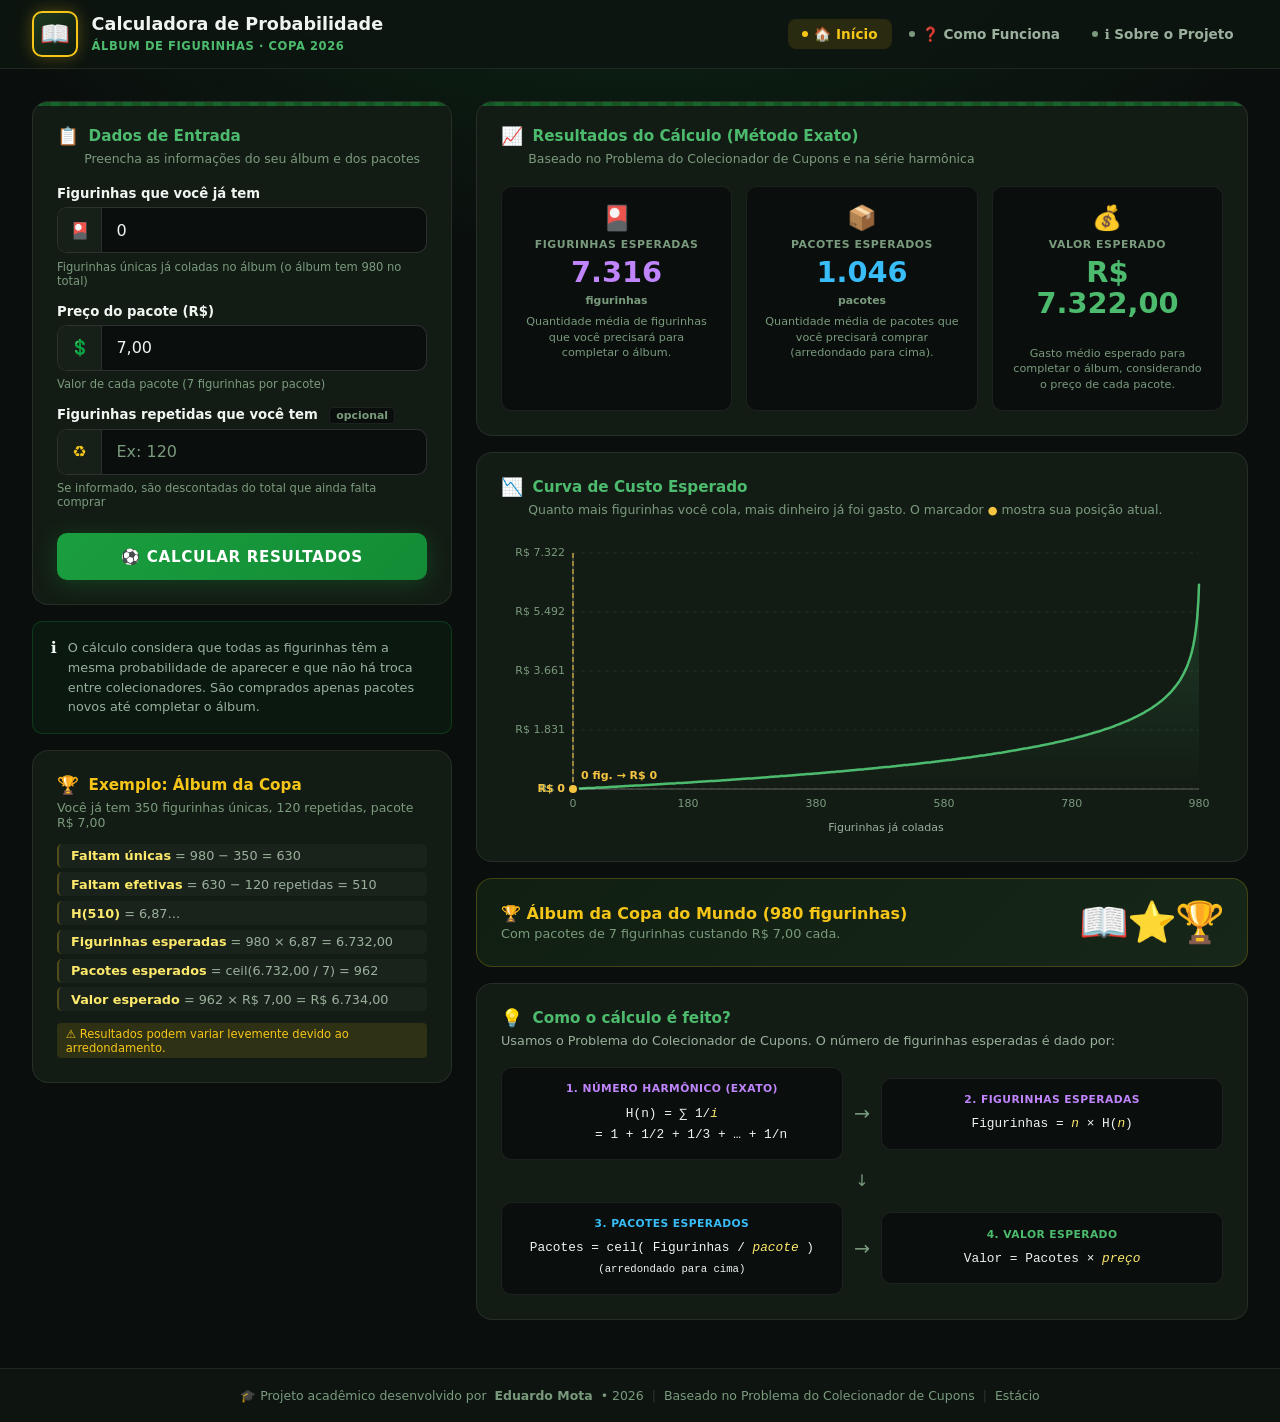
<file: web/index.html>
<!DOCTYPE html>
<html lang="pt-BR">
<head>
    <meta charset="UTF-8">
    <meta name="viewport" content="width=device-width, initial-scale=1.0">

    <!--
        Content Security Policy (Sprint 11)
        - default-src 'self'         → bloqueia tudo externo por padrão
        - script-src 'self'          → só scripts do próprio domínio
        - style-src 'self'           → só CSS do próprio domínio (sem fontes externas — system-ui stack)
        - img-src 'self' data:       → imagens locais + data URIs (SVG inline)
        - connect-src 'self'         → fetch/XHR só para o próprio domínio
        - manifest-src 'self'        → manifest.json do próprio domínio
        - wasm-unsafe-eval           → necessário para o módulo WASM gerado pelo Emscripten
          (menos permissivo que unsafe-eval — autoriza apenas WebAssembly, não JS eval)
    -->
    <meta http-equiv="Content-Security-Policy"
          content="default-src 'self'; script-src 'self' 'wasm-unsafe-eval'; style-src 'self' 'unsafe-hashes' 'sha256-KyUjhyzlWNfRQQD/QHccZa8nVruvSQfdtqTLIXTI6yU=' 'sha256-d3KDjAJmJr6O7WPMRmvfilsYZg5AyFBmSePI16O693E=' 'sha256-YZBYj4qyE6D5XshJGL/cp/WiIR9QF01C87/rustAnWI='; font-src 'self'; img-src 'self' data:; connect-src 'self'; manifest-src 'self'">
    <title>Calculadora de Figurinhas — Eduardo Mota | Estácio 2026</title>
    <meta name="description"
          content="Calculadora de probabilidade para completar um álbum de figurinhas, baseada no Problema do Colecionador de Cupons.">

    <!-- ── Favicon moderno ── -->
    <link rel="icon" type="image/svg+xml"  href="logo_figurinhas.svg">
    <link rel="icon" type="image/png" sizes="96x96" href="logo_96h.png">
    <link rel="apple-touch-icon"           href="logo_192h.png">

    <!-- ── PWA ── -->
    <link rel="manifest" href="manifest.json">
    <meta name="theme-color" content="#1a9e3f">

    <!-- ── Open Graph (WhatsApp, LinkedIn, Facebook) ── -->
    <meta property="og:type"        content="website">
    <meta property="og:url"         content="https://EduardoMotaSousa.github.io/Calculo-de-Figurinhas/">
    <meta property="og:title"       content="Calculadora de Figurinhas — Copa 2026">
    <meta property="og:description" content="Descubra quantas figurinhas e pacotes você ainda precisa para completar seu álbum. Cálculo exato com matemática da série harmônica.">
    <meta property="og:image"       content="https://EduardoMotaSousa.github.io/Calculo-de-Figurinhas/banner.jpg">
    <meta property="og:image:width" content="1200">
    <meta property="og:image:height" content="630">
    <meta property="og:locale"      content="pt_BR">

    <!-- ── Twitter / X Card ── -->
    <meta name="twitter:card"        content="summary_large_image">
    <meta name="twitter:title"       content="Calculadora de Figurinhas — Copa 2026">
    <meta name="twitter:description" content="Descubra quantas figurinhas e pacotes você ainda precisa para completar seu álbum.">
    <meta name="twitter:image"       content="https://EduardoMotaSousa.github.io/Calculo-de-Figurinhas/banner.jpg">

    <!--
        Fonte: system-ui stack (sem dependência externa).
        Inter é usada se instalada localmente; fallback idêntico no macOS/iOS
        (system-ui = SF Pro), Windows 11 (Segoe UI Variable) e Android (Roboto).
        Elimina qualquer requisição externa de fonte e simplifica a CSP.
    -->
    <link rel="stylesheet" href="style.css">
</head>
<body>

<!-- ═══════════════════════════════════════
     HEADER
     ═══════════════════════════════════════ -->
<header class="header">
    <div class="header-inner">

        <a href="#" class="logo" aria-label="Calculadora de Figurinhas">
            <div class="logo-badge" aria-hidden="true">📖</div>
            <div class="logo-texto">
                <h1>Calculadora de Probabilidade</h1>
                <span>Álbum de Figurinhas · Copa 2026</span>
            </div>
        </a>

        <nav aria-label="Navegação principal">
            <ul class="navbar">
                <li>
                    <button id="nav-inicio" class="ativo"
                            aria-current="page">
                        <span class="nav-dot" aria-hidden="true"></span>
                        🏠 Início
                    </button>
                </li>
                <li>
                    <button id="nav-como-funciona">
                        <span class="nav-dot" aria-hidden="true"></span>
                        ❓ Como Funciona
                    </button>
                </li>
                <li>
                    <button id="nav-sobre">
                        <span class="nav-dot" aria-hidden="true"></span>
                        ℹ️ Sobre o Projeto
                    </button>
                </li>
            </ul>
        </nav>

    </div>
</header>

<!-- ═══════════════════════════════════════
     MAIN
     ═══════════════════════════════════════ -->
<main class="main">

    <!-- ══════════ SEÇÃO INÍCIO ══════════ -->
    <!--
        view-transition-name é único por seção.
        Nunca use display:none — as seções inativas ficam
        com opacity:0 + visibility:hidden via CSS (.secao sem .ativa),
        para que o browser possa capturar os snapshots da transição.
    -->
    <section id="inicio" class="secao ativa">

        <!-- Coluna esquerda: formulário -->
        <div class="col-esq">

            <!-- Card: Dados de entrada -->
            <div class="card card-grass">
                <div class="card-titulo">
                    <span class="icone" aria-hidden="true">📋</span>
                    <h2>Dados de Entrada</h2>
                </div>
                <p class="card-sub">Preencha as informações do seu álbum e dos pacotes</p>

                <div class="formulario">

                    <div class="campo">
                        <label for="inputJaTem">Figurinhas que você já tem</label>
                        <div class="input-wrap">
                            <span class="input-prefix" aria-hidden="true">🎴</span>
                            <input type="number" id="inputJaTem"
                                   placeholder="Ex: 350" min="0" max="979"
                                   aria-describedby="dicaJaTem">
                        </div>
                        <span class="dica" id="dicaJaTem">
                            Figurinhas únicas já coladas no álbum (o álbum tem 980 no total)
                        </span>
                    </div>

                    <div class="campo">
                        <label for="inputPreco">Preço do pacote (R$)</label>
                        <div class="input-wrap">
                            <span class="input-prefix" aria-hidden="true">💲</span>
                            <input type="text" id="inputPreco"
                                   placeholder="Ex: 7,00" inputmode="decimal"
                                   aria-describedby="dicaPreco">
                        </div>
                        <span class="dica" id="dicaPreco">Valor de cada pacote (7 figurinhas por pacote)</span>
                    </div>

                    <div class="campo">
                        <label for="inputRepetidas">
                            Figurinhas repetidas que você tem
                            <span class="label-opt">opcional</span>
                        </label>
                        <div class="input-wrap">
                            <span class="input-prefix" aria-hidden="true">♻️</span>
                            <input type="number" id="inputRepetidas"
                                   placeholder="Ex: 120" min="0"
                                   aria-describedby="dicaRepetidas">
                        </div>
                        <span class="dica" id="dicaRepetidas">
                            Se informado, são descontadas do total que ainda falta comprar
                        </span>
                    </div>

                    <button class="btn-calcular" id="btnCalcular" type="button">
                        ⚽ Calcular Resultados
                    </button>

                </div>
            </div><!-- /card dados entrada -->

            <!-- Box: Importante -->
            <div class="box-importante" role="note">
                <span aria-hidden="true">ℹ️</span>
                <p>
                    O cálculo considera que todas as figurinhas têm a mesma
                    probabilidade de aparecer e que não há troca entre colecionadores.
                    São comprados apenas pacotes novos até completar o álbum.
                </p>
            </div>

            <!-- Card: Exemplo de cálculo -->
            <div class="card">
                <div class="card-titulo">
                    <span class="icone" aria-hidden="true">🏆</span>
                    <h2 class="ouro">Exemplo: Álbum da Copa</h2>
                </div>
                <p class="exemplo-dados">
                    Você já tem 350 figurinhas únicas, 120 repetidas, pacote R$ 7,00
                </p>
                <ul class="exemplo-passos">
                    <li><strong>Faltam únicas</strong> = 980 &minus; 350 = 630</li>
                    <li><strong>Faltam efetivas</strong> = 630 &minus; 120 repetidas = 510</li>
                    <li><strong>H(510)</strong> = 6,87&hellip;</li>
                    <li><strong>Figurinhas esperadas</strong> = 980 &times; 6,87 = 6.732,00</li>
                    <li><strong>Pacotes esperados</strong> = ceil(6.732,00 / 7) = 962</li>
                    <li><strong>Valor esperado</strong> = 962 &times; R$ 7,00 = R$ 6.734,00</li>
                </ul>
                <span class="aviso-arr">
                    ⚠️ Resultados podem variar levemente devido ao arredondamento.
                </span>
            </div><!-- /card exemplo -->

        </div><!-- /col-esq -->

        <!-- Coluna direita: resultados -->
        <div class="col-dir">

            <!-- Card: Resultados -->
            <div class="card card-grass" id="secao-resultados">
                <div class="card-titulo">
                    <span class="icone" aria-hidden="true">📈</span>
                    <h2>Resultados do Cálculo (Método Exato)</h2>
                </div>
                <p class="card-sub">
                    Baseado no Problema do Colecionador de Cupons e na série harmônica
                </p>

                <div class="resultados-grid" aria-live="polite" aria-atomic="true">

                    <div class="card-resultado">
                        <span class="res-icone" aria-hidden="true">🎴</span>
                        <span class="res-label">Figurinhas esperadas</span>
                        <span class="res-valor figurinhas vazio" id="resFigurinhas" aria-label="Figurinhas esperadas">—</span>
                        <span class="res-unit">figurinhas</span>
                        <p class="res-desc">
                            Quantidade média de figurinhas que você precisará para completar o álbum.
                        </p>
                    </div>

                    <div class="card-resultado">
                        <span class="res-icone" aria-hidden="true">📦</span>
                        <span class="res-label">Pacotes esperados</span>
                        <span class="res-valor pacotes vazio" id="resPacotes" aria-label="Pacotes esperados">—</span>
                        <span class="res-unit">pacotes</span>
                        <p class="res-desc">
                            Quantidade média de pacotes que você precisará comprar (arredondado para cima).
                        </p>
                    </div>

                    <div class="card-resultado">
                        <span class="res-icone" aria-hidden="true">💰</span>
                        <span class="res-label">Valor esperado</span>
                        <span class="res-valor valor vazio" id="resValor" aria-label="Valor esperado">—</span>
                        <span class="res-unit">&nbsp;</span>
                        <p class="res-desc">
                            Gasto médio esperado para completar o álbum, considerando o preço de cada pacote.
                        </p>
                    </div>

                </div>
            </div><!-- /card resultados -->

            <!-- Card: Gráfico de custo acumulado (Sprint 6) -->
            <div class="card card-grafico">
                <div class="card-titulo">
                    <span class="icone" aria-hidden="true">📉</span>
                    <h2>Curva de Custo Esperado</h2>
                </div>
                <p class="card-sub">
                    Quanto mais figurinhas você cola, mais dinheiro já foi gasto.
                    O marcador <span class="legenda-marcador" aria-hidden="true">●</span> mostra sua posição atual.
                </p>
                <div id="graficoCurva" class="grafico-area" aria-label="Gráfico de custo esperado"
                     role="img">
                    <p class="grafico-placeholder">Calculando…</p>
                </div>
            </div><!-- /card gráfico -->

            <!-- Card: Copa do Mundo -->
            <div class="card-copa">
                <div>
                    <h3>🏆 Álbum da Copa do Mundo (980 figurinhas)</h3>
                    <p>Com pacotes de 7 figurinhas custando R$ 7,00 cada.</p>
                </div>
                <div class="copa-ilust" aria-hidden="true">📖⭐🏆</div>
            </div>

            <!-- Card: Como o cálculo é feito -->
            <div class="card-formula">
                <div class="card-titulo">
                    <span class="icone" aria-hidden="true">💡</span>
                    <h2>Como o cálculo é feito?</h2>
                </div>
                <p class="formula-intro">
                    Usamos o Problema do Colecionador de Cupons.
                    O número de figurinhas esperadas é dado por:
                </p>

                <div class="formula-grid">

                    <div class="formula-box harmonica">
                        <h3>1. Número Harmônico (exato)</h3>
                        <div class="formula-expr">
                            H(n) = &sum; 1/<span class="var">i</span><br>
                            &nbsp;&nbsp;&nbsp;&nbsp;&nbsp;= 1 + 1/2 + 1/3 + &hellip; + 1/n
                        </div>
                    </div>

                    <div class="formula-seta" aria-hidden="true">→</div>

                    <div class="formula-box figurinhas">
                        <h3>2. Figurinhas esperadas</h3>
                        <div class="formula-expr">
                            Figurinhas = <span class="var">n</span> &times; H(<span class="var">n</span>)
                        </div>
                    </div>

                    <div class="formula-seta baixo" aria-hidden="true">↓</div>

                    <div class="formula-box pacotes">
                        <h3>3. Pacotes esperados</h3>
                        <div class="formula-expr">
                            Pacotes = ceil( Figurinhas / <span class="var">pacote</span> )<br>
                            <small>(arredondado para cima)</small>
                        </div>
                    </div>

                    <div class="formula-seta" aria-hidden="true">→</div>

                    <div class="formula-box valor">
                        <h3>4. Valor esperado</h3>
                        <div class="formula-expr">
                            Valor = Pacotes &times; <span class="var">preço</span>
                        </div>
                    </div>

                </div>
            </div><!-- /card formula -->

        </div><!-- /col-dir -->

    </section><!-- /#inicio -->

    <!-- ══════════ SEÇÃO COMO FUNCIONA ══════════ -->
    <section id="como-funciona" class="secao">

        <div class="secao-header">
            <h2>❓ Como Funciona</h2>
            <p>Entenda o raciocínio matemático por trás da calculadora.</p>
        </div>

        <div class="passos-grid">
            <div class="passo">
                <div class="passo-num" aria-hidden="true">1</div>
                <h3>O Problema</h3>
                <p>
                    Cada pacote contém figurinhas aleatórias. Quanto mais perto você estiver de completar,
                    mais difícil fica encontrar as que faltam. Isso é o Problema do Colecionador de Cupons.
                </p>
            </div>
            <div class="passo">
                <div class="passo-num" aria-hidden="true">2</div>
                <h3>Número Harmônico</h3>
                <p>
                    O valor esperado de compras para obter a <em>k</em>-ésima figurinha nova é
                    n/(n&minus;k+1). Somando todos os termos, chegamos ao Número Harmônico H(n).
                </p>
            </div>
            <div class="passo">
                <div class="passo-num" aria-hidden="true">3</div>
                <h3>Método Exato</h3>
                <p>
                    Somamos 1 + 1/2 + 1/3 + &hellip; + 1/n para encontrar H(n) com precisão,
                    sem usar a aproximação ln(n) + 0,5772&hellip; O resultado é multiplicado por n.
                </p>
            </div>
            <div class="passo">
                <div class="passo-num" aria-hidden="true">4</div>
                <h3>Custo Final</h3>
                <p>
                    Com o total de figurinhas esperadas, calculamos os pacotes necessários
                    (arredondados para cima, pois não existe meio pacote) e multiplicamos pelo preço.
                </p>
            </div>
        </div>

    </section>

    <!-- ══════════ SEÇÃO SOBRE ══════════ -->
    <section id="sobre" class="secao">

        <div class="secao-header">
            <h2>ℹ️ Sobre o Projeto</h2>
            <p>Desafio de férias da disciplina de Probabilidade — Estácio, 2026.</p>
        </div>

        <div class="sobre-grid">

            <div class="sobre-card">
                <h3>🎯 Objetivo</h3>
                <p>
                    Criar uma aplicação web capaz de calcular a quantidade esperada de figurinhas
                    necessárias para completar um álbum, considerando distribuição uniforme,
                    sem troca entre colecionadores, comprando apenas pacotes novos.
                    O algoritmo é baseado no <strong>Problema do Colecionador de Cupons</strong>.
                </p>
            </div>

            <div class="sobre-card">
                <h3>⚙️ Tecnologias</h3>
                <div class="tech-lista">
                    <span class="tech-tag">C++17</span>
                    <span class="tech-tag">WebAssembly</span>
                    <span class="tech-tag">Emscripten</span>
                    <span class="tech-tag">HTML5</span>
                    <span class="tech-tag">CSS3</span>
                    <span class="tech-tag">JavaScript</span>
                    <span class="tech-tag">GitHub Pages</span>
                </div>
            </div>

            <div class="sobre-card">
                <h3>📐 Arquitetura</h3>
                <p>
                    O algoritmo foi implementado em <strong>C++17</strong> e compilado para
                    <strong>WebAssembly</strong> via Emscripten. A interface HTML/CSS/JS
                    se comunica com o módulo WASM através do Embind.
                </p>
            </div>

            <div class="sobre-card">
                <h3>👤 Autor</h3>
                <p>
                    <strong>Eduardo Mota</strong> — 1º semestre de ADS, Estácio.<br><br>
                    Projeto desenvolvido com boas práticas de engenharia de software:
                    classes pequenas, métodos curtos, uma responsabilidade por função,
                    código legível e documentado.
                </p>
            </div>

            <div class="sobre-card sobre-card-github">
                <h3>📂 Repositório</h3>
                <p>Acesse o código-fonte e outros projetos acadêmicos no GitHub.</p>
                <a class="btn-github"
                   href="https://github.com/EduardoMotaSousa/Calculo-de-Figurinhas"
                   target="_blank"
                   rel="noopener noreferrer">
                    <svg xmlns="http://www.w3.org/2000/svg" viewBox="0 0 24 24" aria-hidden="true">
                        <path d="M12 .297c-6.63 0-12 5.373-12 12 0 5.303
                                 3.438 9.8 8.205 11.385.6.113.82-.258.82-.577
                                 0-.285-.01-1.04-.015-2.04-3.338.724-4.042-1.61-4.042-1.61
                                 C4.422 18.07 3.633 17.7 3.633 17.7c-1.087-.744.084-.729.084-.729
                                 1.205.084 1.838 1.236 1.838 1.236 1.07 1.835 2.809 1.305 3.495.998
                                 .108-.776.417-1.305.76-1.605-2.665-.3-5.466-1.332-5.466-5.93
                                 0-1.31.465-2.38 1.235-3.22-.135-.303-.54-1.523.105-3.176
                                 0 0 1.005-.322 3.3 1.23.96-.267 1.98-.399 3-.405
                                 1.02.006 2.04.138 3 .405 2.28-1.552 3.285-1.23 3.285-1.23
                                 .645 1.653.24 2.873.12 3.176.765.84 1.23 1.91 1.23 3.22
                                 0 4.61-2.805 5.625-5.475 5.92.42.36.81 1.096.81 2.22
                                 0 1.606-.015 2.896-.015 3.286 0 .315.21.69.825.57
                                 C20.565 22.092 24 17.592 24 12.297c0-6.627-5.373-12-12-12"/>
                    </svg>
                    Ver no GitHub
                </a>
            </div>

        </div>

    </section><!-- /#sobre -->

</main>

<!-- ═══════════════════════════════════════
     FOOTER — sempre visível em todas as seções
     ═══════════════════════════════════════ -->
<footer class="footer">
    <p>
        🎓 Projeto acadêmico desenvolvido por <strong>Eduardo Mota</strong> &bull; 2026
        <span class="sep">|</span>
        Baseado no Problema do Colecionador de Cupons
        <span class="sep">|</span>
        Estácio
    </p>
</footer>

<!--
    O módulo WASM (Sprint 5) deve ser carregado antes do script.js.
    O Emscripten gera calculadora.js com a função global CriadorCalculadora().
-->
<script src="wasm/calculadora.js" defer></script>
<script src="script.js"           defer></script>

<!-- ── Service Worker (PWA offline) ── -->
<script src="registrar-sw.js"     defer></script>

</body>
</html>
</file>
<file: web/style.css>
/* ============================================================
   Calculadora de Figurinhas — style.css
   Eduardo Mota | Estácio 2026
   ============================================================ */

/* Fonte: system-ui stack — sem dependência externa. Inter aparece se instalada localmente. */

/* ── View Transition: pseudo-elementos do snapshot ── */
::view-transition-old(secao) {
    animation: vt-sair 0.3s cubic-bezier(0.4, 0, 1, 1) both;
}
::view-transition-new(secao) {
    animation: vt-entrar 0.35s cubic-bezier(0, 0, 0.2, 1) both;
}

@keyframes vt-sair {
    from { opacity: 1; transform: translateY(0)    scale(1);    filter: blur(0);    }
    to   { opacity: 0; transform: translateY(-20px) scale(0.97); filter: blur(3px); }
}
@keyframes vt-entrar {
    from { opacity: 0; transform: translateY(24px) scale(0.97); filter: blur(3px); }
    to   { opacity: 1; transform: translateY(0)    scale(1);    filter: blur(0);   }
}

/* ── Reset ── */
*, *::before, *::after {
    box-sizing: border-box;
    margin: 0;
    padding: 0;
}

/* ── Tokens de design ── */
:root {
    /* Cores base */
    --bg:          #0a0f0d;
    --bg-surface:  #0e1510;
    --bg-card:     #131c14;
    --bg-card2:    #162018;

    /* Verde */
    --verde:       #1a9e3f;
    --verde-h:     #15832f;
    --verde-light: #4dbb6e;
    --verde-glow:  rgba(26, 158, 63, 0.28);
    --verde-dim:   rgba(26, 158, 63, 0.12);

    /* Ouro */
    --ouro:        #f5c518;
    --ouro-light:  #fde96b;
    --ouro-dim:    rgba(245, 197, 24, 0.12);
    --ouro-glow:   rgba(245, 197, 24, 0.30);

    /* Acentos */
    --azul:        #38bdf8;
    --lilac:       #c084fc;

    /* Bordas */
    --border:      rgba(255, 255, 255, 0.08);
    --border-m:    rgba(255, 255, 255, 0.14);

    /* Texto */
    --txt1: #f0f5f1;
    --txt2: #9ab09d;
    --txt3: #7a9a7d; /* era #566358 — aumentado para ≥ 4.5:1 sobre fundos escuros (WCAG AA) */

    /* Misc */
    --r:    10px;
    --r-lg: 16px;
    --tr:   0.2s ease;

    /* Gráfico */
    --cor-curva:      #4dbb6e;
    --cor-grade:      rgba(255, 255, 255, 0.07);
    --cor-eixo:       rgba(255, 255, 255, 0.2);
    --cor-marcador:   #f5c542;
    --cor-fundo-card: #131c14;

    font-family: 'Inter', system-ui, -apple-system, 'Segoe UI Variable', 'Segoe UI', Roboto, sans-serif;
}

html {
    scroll-behavior: smooth;
    background: var(--bg);
    color: var(--txt1);
}

body {
    display: flex;
    flex-direction: column;
    background:
        radial-gradient(ellipse 80% 38% at 50% -8%, rgba(26,158,63,0.18) 0%, transparent 68%),
        var(--bg);
}

/* ════════════════════════════════════
   HEADER
   ════════════════════════════════════ */
.header {
    background: rgba(14, 21, 16, 0.92);
    border-bottom: 1px solid var(--border);
    backdrop-filter: blur(14px);
    -webkit-backdrop-filter: blur(14px);
    position: sticky;
    top: 0;
    z-index: 200;
}

.header-inner {
    max-width: 1280px;
    margin: 0 auto;
    padding: 0 2rem;
    display: flex;
    align-items: center;
    justify-content: space-between;
    height: 68px;
    gap: 1.5rem;
}

.logo {
    display: flex;
    align-items: center;
    gap: 0.85rem;
    text-decoration: none;
    flex-shrink: 0;
}

.logo-badge {
    width: 46px;
    height: 46px;
    border-radius: 10px;
    background: linear-gradient(135deg, #1e3a20, #0e1a10);
    border: 2px solid var(--ouro);
    display: grid;
    place-items: center;
    font-size: 1.5rem;
    box-shadow: 0 0 16px var(--ouro-glow);
    flex-shrink: 0;
}

.logo-texto h1 {
    font-size: 1.1rem;
    font-weight: 800;
    color: var(--txt1);
    line-height: 1.2;
}

.logo-texto span {
    font-size: 0.72rem;
    font-weight: 600;
    color: var(--verde-light);
    letter-spacing: 0.05em;
    text-transform: uppercase;
}

/* Navbar */
.navbar {
    display: flex;
    gap: 0.2rem;
    list-style: none;
}

.navbar button {
    display: flex;
    align-items: center;
    gap: 0.4rem;
    padding: 0.44rem 0.9rem;
    border-radius: 8px;
    border: none;
    background: transparent;
    color: var(--txt2);
    font-size: 0.85rem;
    font-weight: 600;
    font-family: inherit;
    cursor: pointer;
    transition: color var(--tr), background var(--tr);
}

.navbar button:hover {
    color: var(--txt1);
    background: var(--verde-dim);
}

.navbar button.ativo {
    color: var(--ouro);
    background: var(--ouro-dim);
}

.nav-dot {
    width: 6px;
    height: 6px;
    border-radius: 50%;
    background: var(--txt3);
    transition: background var(--tr);
    flex-shrink: 0;
}

.navbar button.ativo .nav-dot {
    background: var(--ouro);
}

/* ════════════════════════════════════
   LAYOUT PRINCIPAL
   ════════════════════════════════════ */
.main {
    max-width: 1280px;
    margin: 0 auto;
    width: 100%;
    padding: 2rem 2rem 3rem;
    position: relative;
}

/* ════════════════════════════════════
   SEÇÕES — display:none nas inativas elimina espaço em branco.
   A View Transition API captura o snapshot antes do callback,
   então display:none não interfere na animação.
   ════════════════════════════════════ */
.secao {
    display: none;
}

/* Início precisa de grid — declarado junto com .ativa para não conflitar */
#inicio.ativa {
    display: grid;
    grid-template-columns: 420px 1fr;
    gap: 1.5rem;
    align-items: start;
}

#como-funciona.ativa,
#sobre.ativa {
    display: block;
}

/* View Transition Names */
#inicio        { view-transition-name: secao-inicio; }
#como-funciona { view-transition-name: secao-como-funciona; }
#sobre         { view-transition-name: secao-sobre; }

.col-esq,
.col-dir {
    display: flex;
    flex-direction: column;
    gap: 1rem;
}

/* ════════════════════════════════════
   CARDS genéricos
   ════════════════════════════════════ */
.card {
    background: var(--bg-card);
    border: 1px solid var(--border);
    border-radius: var(--r-lg);
    padding: 1.5rem;
    overflow: hidden;
}

.card-grass::before {
    content: '';
    display: block;
    height: 4px;
    margin: -1.5rem -1.5rem 1.25rem;
    background: repeating-linear-gradient(
        90deg,
        #1a9e3f 0 9px,
        #15832f 9px 18px
    );
    opacity: 0.55;
}

.card-titulo {
    display: flex;
    align-items: center;
    gap: 0.6rem;
    margin-bottom: 0.3rem;
}

.card-titulo .icone { font-size: 1.1rem; }

.card-titulo h2 {
    font-size: 0.95rem;
    font-weight: 700;
    color: var(--verde-light);
}

.card-titulo h2.ouro { color: var(--ouro); }

.card-sub {
    font-size: 0.78rem;
    color: var(--txt3);
    margin-bottom: 1.25rem;
    padding-left: 1.7rem;
}

/* ════════════════════════════════════
   FORMULÁRIO
   ════════════════════════════════════ */
.formulario {
    display: flex;
    flex-direction: column;
    gap: 1rem;
}

.campo {
    display: flex;
    flex-direction: column;
    gap: 0.4rem;
}

.campo label {
    font-size: 0.83rem;
    font-weight: 700;
    color: var(--txt1);
}

.campo .dica {
    font-size: 0.72rem;
    color: var(--txt3);
}

.label-opt {
    font-size: 0.68rem;
    font-weight: 600;
    color: var(--txt3);
    background: var(--bg);
    border: 1px solid var(--border);
    border-radius: 4px;
    padding: 0.08rem 0.4rem;
    margin-left: 0.4rem;
    vertical-align: middle;
}

.input-wrap {
    display: flex;
    align-items: center;
    background: var(--bg);
    border: 1px solid var(--border-m);
    border-radius: var(--r);
    overflow: hidden;
    transition: border-color var(--tr), box-shadow var(--tr);
}

.input-wrap:focus-within {
    border-color: var(--verde);
    box-shadow: 0 0 0 3px var(--verde-glow);
}

.input-prefix {
    width: 44px;
    height: 44px;
    background: var(--bg-card2);
    border-right: 1px solid var(--border);
    display: grid;
    place-items: center;
    font-size: 1rem;
    color: var(--ouro);
    flex-shrink: 0;
}

.input-wrap input {
    flex: 1;
    background: transparent;
    border: none;
    outline: none;
    padding: 0.6rem 0.9rem;
    font-size: 1rem;
    color: var(--txt1);
    font-family: inherit;
}

.input-wrap input::placeholder { color: var(--txt3); }

.input-wrap input[type="number"]::-webkit-inner-spin-button,
.input-wrap input[type="number"]::-webkit-outer-spin-button {
    -webkit-appearance: none;
}

/* Botão calcular */
.btn-calcular {
    display: flex;
    align-items: center;
    justify-content: center;
    gap: 0.55rem;
    width: 100%;
    padding: 0.9rem 1.5rem;
    margin-top: 0.5rem;
    background: linear-gradient(135deg, var(--verde), #138c35);
    color: #fff;
    border: none;
    border-radius: var(--r);
    font-size: 0.95rem;
    font-weight: 800;
    font-family: inherit;
    letter-spacing: 0.04em;
    text-transform: uppercase;
    cursor: pointer;
    box-shadow: 0 4px 22px var(--verde-glow);
    transition: background var(--tr), transform var(--tr), box-shadow var(--tr);
}

.btn-calcular:hover {
    background: linear-gradient(135deg, var(--verde-h), #0f6e28);
    transform: translateY(-2px);
    box-shadow: 0 8px 30px var(--verde-glow);
}

.btn-calcular:active { transform: translateY(0); }

/* ════════════════════════════════════
   BOX IMPORTANTE
   ════════════════════════════════════ */
.box-importante {
    background: rgba(26, 158, 63, 0.07);
    border: 1px solid rgba(26, 158, 63, 0.25);
    border-radius: var(--r);
    padding: 1rem 1.1rem;
    display: flex;
    gap: 0.7rem;
    align-items: flex-start;
}

.box-importante p {
    font-size: 0.8rem;
    color: var(--txt2);
    line-height: 1.55;
}

/* ════════════════════════════════════
   CARD EXEMPLO
   ════════════════════════════════════ */
.exemplo-dados {
    font-size: 0.78rem;
    color: var(--txt3);
    margin-bottom: 0.85rem;
}

.exemplo-passos {
    display: flex;
    flex-direction: column;
    gap: 0.3rem;
    list-style: none;
}

.exemplo-passos li {
    font-size: 0.8rem;
    color: var(--txt2);
    padding: 0.28rem 0.5rem 0.28rem 0.75rem;
    background: rgba(255, 255, 255, 0.03);
    border-radius: 5px;
    border-left: 2px solid rgba(245, 197, 24, 0.25);
}

.exemplo-passos li strong { color: var(--ouro-light); font-weight: 600; }

.aviso-arr {
    display: inline-block;
    margin-top: 0.75rem;
    font-size: 0.72rem;
    color: var(--ouro);
    background: var(--ouro-dim);
    border-radius: 4px;
    padding: 0.22rem 0.55rem;
}

/* ════════════════════════════════════
   RESULTADOS
   ════════════════════════════════════ */
.resultados-grid {
    display: grid;
    grid-template-columns: repeat(3, 1fr);
    gap: 0.9rem;
    margin-top: 1rem;
}

.card-resultado {
    background: var(--bg);
    border: 1px solid var(--border);
    border-radius: var(--r);
    padding: 1.1rem;
    display: flex;
    flex-direction: column;
    align-items: center;
    text-align: center;
    gap: 0.35rem;
    transition: border-color var(--tr);
}

.card-resultado:hover { border-color: var(--border-m); }

.res-icone  { font-size: 1.5rem; }

.res-label {
    font-size: 0.68rem;
    font-weight: 700;
    color: var(--txt3);
    text-transform: uppercase;
    letter-spacing: 0.05em;
}

.res-valor {
    font-size: 1.8rem;
    font-weight: 900;
    line-height: 1.1;
}

.res-valor.figurinhas { color: var(--lilac); }
.res-valor.pacotes    { color: var(--azul);  }
.res-valor.valor      { color: var(--verde-light); }
.res-valor.vazio      { color: var(--txt3);  }

.res-unit {
    font-size: 0.68rem;
    font-weight: 600;
    color: var(--txt3);
}

.res-desc {
    font-size: 0.7rem;
    color: var(--txt3);
    line-height: 1.4;
    margin-top: 0.1rem;
}

@keyframes fadeUp {
    from { opacity: 0; transform: translateY(6px); }
    to   { opacity: 1; transform: translateY(0);   }
}

.res-valor.animando {
    animation: fadeUp 0.4s ease both;
}

/* ════════════════════════════════════
   CARD COPA
   ════════════════════════════════════ */
.card-copa {
    background: linear-gradient(135deg, #101f12, #162618);
    border: 1px solid rgba(245, 197, 24, 0.22);
    border-radius: var(--r-lg);
    padding: 1.25rem 1.5rem;
    display: flex;
    align-items: center;
    justify-content: space-between;
    gap: 1rem;
}

.card-copa h3 {
    font-size: 1rem;
    font-weight: 800;
    color: var(--ouro);
    margin-bottom: 0.2rem;
}

.card-copa p {
    font-size: 0.8rem;
    color: var(--txt3);
}

.copa-ilust {
    font-size: 2.5rem;
    letter-spacing: -0.05em;
    flex-shrink: 0;
}

/* ════════════════════════════════════
   CARD FÓRMULA
   ════════════════════════════════════ */
.card-formula {
    background: var(--bg-card);
    border: 1px solid var(--border);
    border-radius: var(--r-lg);
    padding: 1.5rem;
}

.formula-intro {
    font-size: 0.8rem;
    color: var(--txt2);
    margin-bottom: 1.2rem;
}

.formula-grid {
    display: grid;
    grid-template-columns: 1fr auto 1fr;
    grid-template-rows: auto auto;
    gap: 0.7rem;
    align-items: center;
}

.formula-box {
    background: var(--bg);
    border: 1px solid var(--border);
    border-radius: var(--r);
    padding: 0.9rem;
    text-align: center;
}

.formula-box h3 {
    font-size: 0.67rem;
    font-weight: 700;
    text-transform: uppercase;
    letter-spacing: 0.04em;
    margin-bottom: 0.45rem;
}

.formula-box.harmonica h3,
.formula-box.figurinhas h3 { color: var(--lilac); }
.formula-box.pacotes h3    { color: var(--azul); }
.formula-box.valor h3      { color: var(--verde-light); }

.formula-expr {
    font-size: 0.8rem;
    color: var(--txt1);
    line-height: 1.65;
    font-family: 'Courier New', monospace;
}

.formula-expr .var { color: var(--ouro-light); font-style: italic; }

.formula-seta {
    font-size: 1.2rem;
    color: var(--txt3);
    text-align: center;
}

.formula-seta.baixo {
    grid-column: 1 / -1;
    font-size: 1rem;
    text-align: center;
}

/* ════════════════════════════════════
   SEÇÃO COMO FUNCIONA
   ════════════════════════════════════ */
.secao-header { margin-bottom: 2rem; }

.secao-header h2 {
    font-size: 1.5rem;
    font-weight: 900;
    color: var(--txt1);
    margin-bottom: 0.4rem;
}

.secao-header p {
    font-size: 0.88rem;
    color: var(--txt3);
}

.passos-grid {
    display: grid;
    grid-template-columns: repeat(4, 1fr);
    gap: 1rem;
}

.passo {
    background: var(--bg-card);
    border: 1px solid var(--border);
    border-radius: var(--r);
    padding: 1.3rem;
    transition: border-color var(--tr), transform var(--tr);
}

.passo:hover {
    border-color: var(--verde);
    transform: translateY(-3px);
}

.passo-num {
    display: inline-flex;
    align-items: center;
    justify-content: center;
    width: 30px;
    height: 30px;
    background: var(--verde);
    color: #fff;
    border-radius: 50%;
    font-size: 0.8rem;
    font-weight: 800;
    margin-bottom: 0.75rem;
}

.passo h3 {
    font-size: 0.9rem;
    font-weight: 700;
    color: var(--ouro);
    margin-bottom: 0.4rem;
}

.passo p {
    font-size: 0.8rem;
    color: var(--txt2);
    line-height: 1.55;
}

/* ════════════════════════════════════
   SEÇÃO SOBRE
   ════════════════════════════════════ */
.sobre-grid {
    display: grid;
    grid-template-columns: 1fr 1fr;
    gap: 1.5rem;
}

.sobre-card {
    background: var(--bg-card);
    border: 1px solid var(--border);
    border-radius: var(--r-lg);
    padding: 1.5rem;
    transition: border-color var(--tr), transform var(--tr);
}

.sobre-card:hover {
    border-color: var(--verde);
    transform: translateY(-2px);
}

.sobre-card h3 {
    font-size: 0.93rem;
    font-weight: 700;
    color: var(--verde-light);
    margin-bottom: 0.7rem;
}

.sobre-card p {
    font-size: 0.83rem;
    color: var(--txt2);
    line-height: 1.65;
}

.tech-lista {
    display: flex;
    flex-wrap: wrap;
    gap: 0.5rem;
    margin-top: 0.25rem;
}

.tech-tag {
    background: rgba(26, 158, 63, 0.13);
    border: 1px solid rgba(26, 158, 63, 0.28);
    color: var(--verde-light);
    border-radius: 6px;
    padding: 0.22rem 0.6rem;
    font-size: 0.75rem;
    font-weight: 700;
}

/* ════════════════════════════════════
   BOTÃO GITHUB
   ════════════════════════════════════ */
.sobre-card-github {
    display: flex;
    flex-direction: column;
    gap: 0.75rem;
    grid-column: 1 / -1;
}

.btn-github {
    display: inline-flex;
    align-items: center;
    gap: 0.55rem;
    margin-top: 0.25rem;
    padding: 0.6rem 1.1rem;
    background: rgba(255, 255, 255, 0.05);
    border: 1px solid rgba(255, 255, 255, 0.18);
    border-radius: 8px;
    color: var(--txt1);
    font-size: 0.82rem;
    font-weight: 700;
    font-family: inherit;
    text-decoration: none;
    transition: background var(--tr), border-color var(--tr), transform var(--tr);
    align-self: flex-start;
}

.btn-github:hover {
    background: rgba(255, 255, 255, 0.11);
    border-color: rgba(255, 255, 255, 0.35);
    transform: translateY(-2px);
}

.btn-github svg {
    width: 16px;
    height: 16px;
    fill: var(--txt1);
    flex-shrink: 0;
}

/* ════════════════════════════════════
   FOOTER
   ════════════════════════════════════ */
.footer {
    background: var(--bg-surface);
    border-top: 1px solid var(--border);
    padding: 1.2rem 2rem;
    text-align: center;
    position: relative;
    z-index: 10;
}

.footer p {
    font-size: 0.78rem;
    color: var(--txt3);
    display: flex;
    align-items: center;
    justify-content: center;
    gap: 0.5rem;
    flex-wrap: wrap;
}

.footer a { color: var(--verde-light); text-decoration: none; }
.footer a:hover { text-decoration: underline; }
.sep { color: var(--border-m); }

/* ════════════════════════════════════
   RESPONSIVO — Tablet (≤ 960px)
   ════════════════════════════════════ */
@media (max-width: 960px) {
    #inicio.ativa        { grid-template-columns: 1fr; }
    .passos-grid     { grid-template-columns: repeat(2, 1fr); }
    .sobre-grid      { grid-template-columns: 1fr; }
    .resultados-grid { grid-template-columns: repeat(3, 1fr); }
    .main            { padding: 1.5rem 1.25rem 2.5rem; }
}

/* ════════════════════════════════════
   RESPONSIVO — Mobile (≤ 600px)
   ════════════════════════════════════ */
@media (max-width: 600px) {
    /* ── Header ── */
    .header-inner {
        flex-direction: column;
        height: auto;
        padding: 0.65rem 0.9rem 0.5rem;
        gap: 0.5rem;
        align-items: center;
    }

    .logo { justify-content: center; }

    .logo-badge { width: 36px; height: 36px; font-size: 1.15rem; }
    .logo-texto h1   { font-size: 0.9rem; }
    .logo-texto span { font-size: 0.62rem; }

    /* Navbar mobile: grid de 3 colunas iguais — sem overflow */
    nav[aria-label="Navegação principal"] { width: 100%; }

    .navbar {
        display: grid;
        grid-template-columns: repeat(3, 1fr);
        gap: 0.3rem;
        width: 100%;
        list-style: none;
    }

    /* li some do fluxo — botão vira filho direto do grid */
    .navbar li { display: contents; }

    .navbar button {
        display: flex;
        flex-direction: column;
        align-items: center;
        justify-content: center;
        gap: 0;
        width: 100%;
        padding: 0.5rem 0.2rem;
        font-size: 0.7rem;
        font-weight: 600;
        line-height: 1.3;
        border-radius: 8px;
        background: var(--bg-card);
        border: 1px solid var(--border);
        text-align: center;
        overflow: hidden;
    }

    .navbar button.ativo {
        background: var(--ouro-dim);
        border-color: var(--ouro);
        color: var(--ouro);
    }

    /* Oculta o ponto — espaço precioso */
    .navbar .nav-dot { display: none; }

    /* ── Layout principal ── */
    .main { padding: 0.9rem 0.85rem 2rem; }

    /* ── Cards ── */
    .card { padding: 1rem; }
    .card-grass::before { margin: -1rem -1rem 0.9rem; }

    /* ── Formulário ── */
    .input-prefix { width: 38px; height: 40px; font-size: 0.9rem; }
    .input-wrap input { font-size: 0.95rem; padding: 0.5rem 0.75rem; }

    .btn-calcular {
        padding: 0.9rem 1.25rem;
        font-size: 0.95rem;
        border-radius: 10px;
    }

    /* ── Resultados: 3 colunas compactas ── */
    .resultados-grid {
        grid-template-columns: repeat(3, 1fr);
        gap: 0.4rem;
    }

    .card-resultado { padding: 0.65rem 0.4rem; gap: 0.15rem; border-radius: 8px; }
    .res-icone  { font-size: 1.1rem; }
    .res-valor  { font-size: 1.3rem; }
    .res-label  { font-size: 0.57rem; letter-spacing: 0; }
    .res-unit   { font-size: 0.57rem; }
    .res-desc   { display: none; }

    /* ── Copa card ── */
    .card-copa { flex-direction: column; text-align: center; gap: 0.5rem; }
    .copa-ilust { font-size: 2rem; }

    /* ── Gráfico ── */
    .grafico-area { height: 190px; }

    /* ── Fórmula ── */
    .formula-grid { grid-template-columns: 1fr; gap: 0.5rem; }
    .formula-seta { display: none; }

    /* ── Passos ── */
    .passos-grid { grid-template-columns: 1fr; gap: 0.6rem; }

    /* ── Seção header ── */
    .secao-header h2 { font-size: 1.15rem; }
    .secao-header p  { font-size: 0.8rem; }

    /* ── Sobre ── */
    .sobre-grid { grid-template-columns: 1fr; gap: 0.85rem; }

    /* ── Footer ── */
    .footer { padding: 0.85rem; }
    .footer p { font-size: 0.7rem; gap: 0.3rem; }
}

/* ════════════════════════════════════
   GRÁFICO — Sprints 6 e 7
   ════════════════════════════════════ */
.card-grafico {
    grid-column: 1 / -1;
}

.grafico-area {
    width: 100%;
    height: 300px;
    margin-top: 0.75rem;
    position: relative;
}

.grafico-placeholder {
    position: absolute;
    inset: 0;
    display: flex;
    align-items: center;
    justify-content: center;
    color: var(--txt3);
    font-size: 0.875rem;
    margin: 0;
}

/* Labels SVG */
.grafico-label {
    fill: var(--txt3);
    font-size: 11px;
    font-family: inherit;
}

.grafico-label-eixo {
    fill: var(--txt2);
    font-size: 11px;
}

.grafico-label-marcador {
    fill: var(--cor-marcador);
    font-size: 11px;
    font-weight: 600;
}

/* Legenda inline */
.legenda-marcador {
    color: var(--cor-marcador);
    font-size: 0.9em;
}

/* Tooltip SVG */
.tt-texto {
    font-size: 11px;
    fill: var(--txt1);   /* era var(--cor-grade) = rgba(255,255,255,0.07) — ilegível */
    font-family: inherit;
}

.tt-destaque {
    font-size: 13px;
    font-weight: 600;
    fill: var(--cor-curva);
}

/* Tooltip SVG — visibilidade por classe (Sprint 11: CSP sem unsafe-inline em JS) */
.svg-tooltip-oculto { display: none; }
/* SVG do gráfico — estilo movido do setAttribute (Sprint 12: CSP sem unsafe-hashes em JS) */
#grafico-svg {
    width: 100%;
    height: 100%;
    overflow: visible;
    cursor: crosshair;
}
</file>
